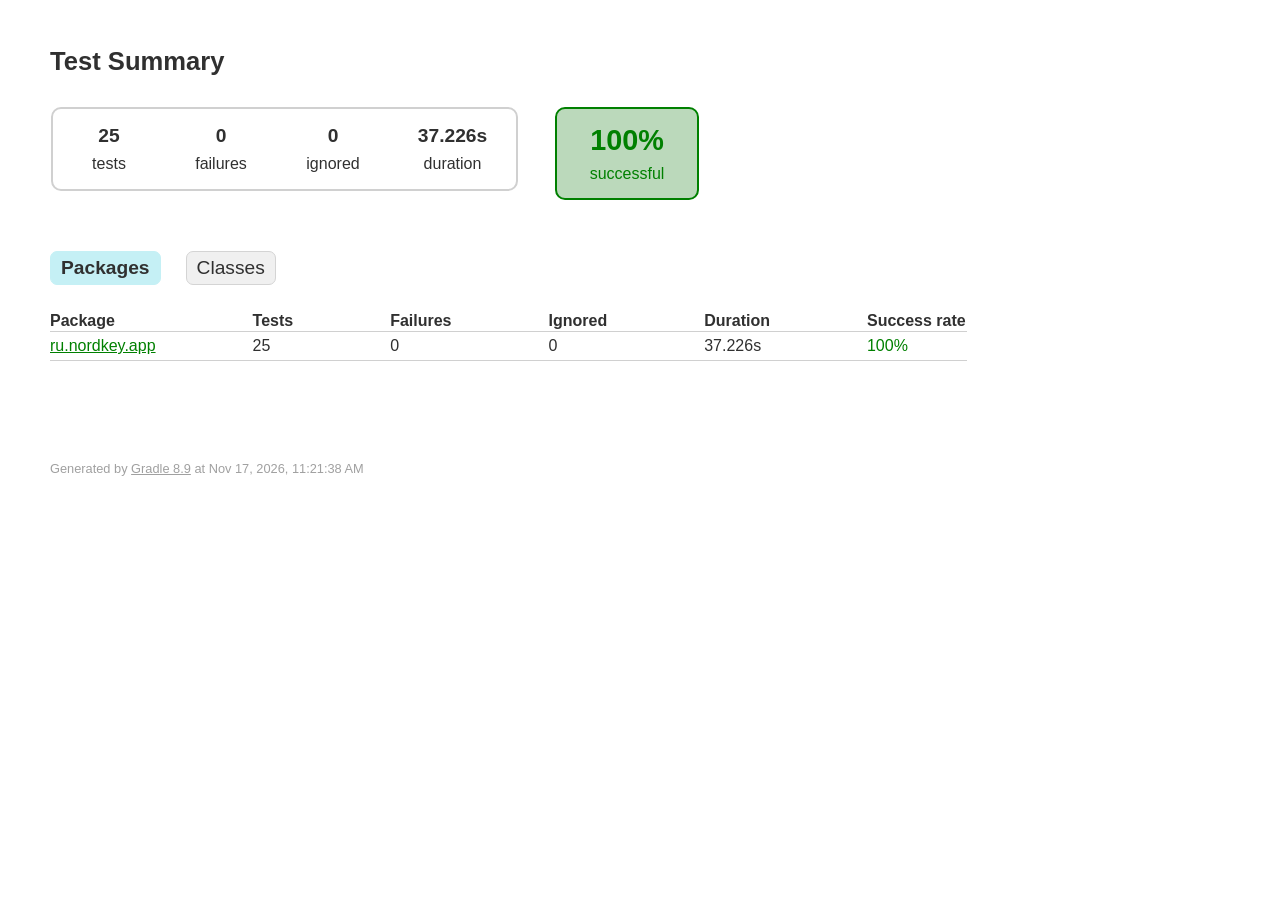
<file: reports/testDebugUnitTest/index.html>
<!DOCTYPE html>
<html>
<head>
<meta http-equiv="Content-Type" content="text/html; charset=utf-8"/>
<meta http-equiv="x-ua-compatible" content="IE=edge"/>
<title>Test results - Test Summary</title>
<link href="css/base-style.css" rel="stylesheet" type="text/css"/>
<link href="css/style.css" rel="stylesheet" type="text/css"/>
<script src="js/report.js" type="text/javascript"></script>
</head>
<body>
<div id="content">
<h1>Test Summary</h1>
<div id="summary">
<table>
<tr>
<td>
<div class="summaryGroup">
<table>
<tr>
<td>
<div class="infoBox" id="tests">
<div class="counter">25</div>
<p>tests</p>
</div>
</td>
<td>
<div class="infoBox" id="failures">
<div class="counter">0</div>
<p>failures</p>
</div>
</td>
<td>
<div class="infoBox" id="ignored">
<div class="counter">0</div>
<p>ignored</p>
</div>
</td>
<td>
<div class="infoBox" id="duration">
<div class="counter">37.226s</div>
<p>duration</p>
</div>
</td>
</tr>
</table>
</div>
</td>
<td>
<div class="infoBox success" id="successRate">
<div class="percent">100%</div>
<p>successful</p>
</div>
</td>
</tr>
</table>
</div>
<div id="tabs">
<ul class="tabLinks">
<li>
<a href="#tab0">Packages</a>
</li>
<li>
<a href="#tab1">Classes</a>
</li>
</ul>
<div id="tab0" class="tab">
<h2>Packages</h2>
<table>
<thead>
<tr>
<th>Package</th>
<th>Tests</th>
<th>Failures</th>
<th>Ignored</th>
<th>Duration</th>
<th>Success rate</th>
</tr>
</thead>
<tbody>
<tr>
<td class="success">
<a href="packages/ru.nordkey.app.html">ru.nordkey.app</a>
</td>
<td>25</td>
<td>0</td>
<td>0</td>
<td>37.226s</td>
<td class="success">100%</td>
</tr>
</tbody>
</table>
</div>
<div id="tab1" class="tab">
<h2>Classes</h2>
<table>
<thead>
<tr>
<th>Class</th>
<th>Tests</th>
<th>Failures</th>
<th>Ignored</th>
<th>Duration</th>
<th>Success rate</th>
</tr>
</thead>
<tbody>
<tr>
<td class="success">
<a href="classes/ru.nordkey.app.ScreensTest.html">ru.nordkey.app.ScreensTest</a>
</td>
<td>20</td>
<td>0</td>
<td>0</td>
<td>37.217s</td>
<td class="success">100%</td>
</tr>
<tr>
<td class="success">
<a href="classes/ru.nordkey.app.SetupLogicTest.html">ru.nordkey.app.SetupLogicTest</a>
</td>
<td>5</td>
<td>0</td>
<td>0</td>
<td>0.009s</td>
<td class="success">100%</td>
</tr>
</tbody>
</table>
</div>
</div>
<div id="footer">
<p>
<div>
<label class="hidden" id="label-for-line-wrapping-toggle" for="line-wrapping-toggle">Wrap lines
<input id="line-wrapping-toggle" type="checkbox" autocomplete="off"/>
</label>
</div>Generated by 
<a href="http://www.gradle.org">Gradle 8.9</a> at Nov 17, 2026, 11:21:38 AM</p>
</div>
</div>
</body>
</html>
</file>
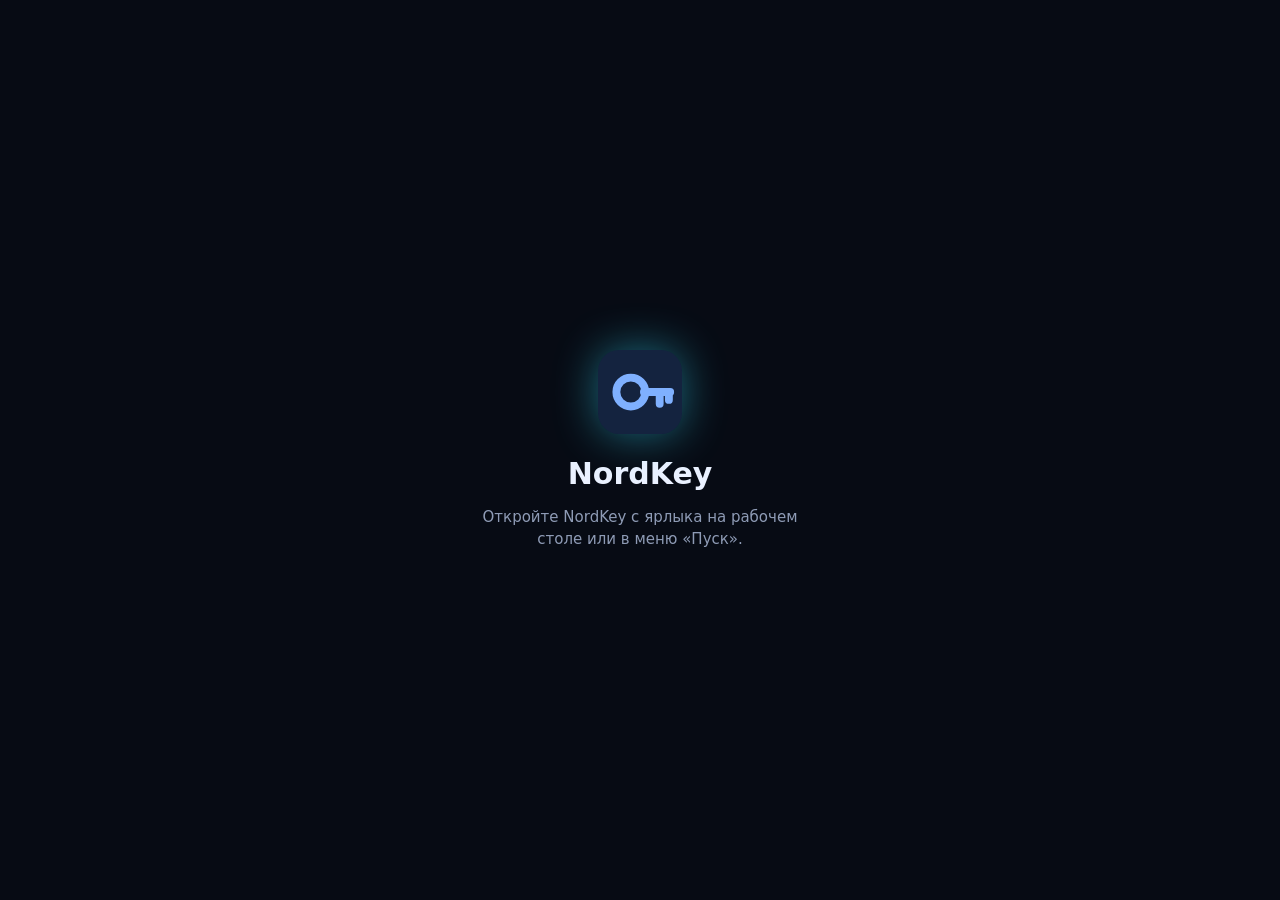
<file: windows/ui/index.html>
<!doctype html>
<html lang="ru">
<head>
<meta charset="utf-8">
<meta name="viewport" content="width=device-width, initial-scale=1">
<title>NordKey</title>
<link rel="icon" href="icon.svg" type="image/svg+xml">
<link rel="stylesheet" href="app.css">
</head>
<body>
<div id="app"><div class="splash"><img src="icon.svg" alt="" width="72" height="72"><div class="spin"></div></div></div>
<div id="toast" role="status" aria-live="polite"></div>
<script src="app.js"></script>
</body>
</html>
</file>
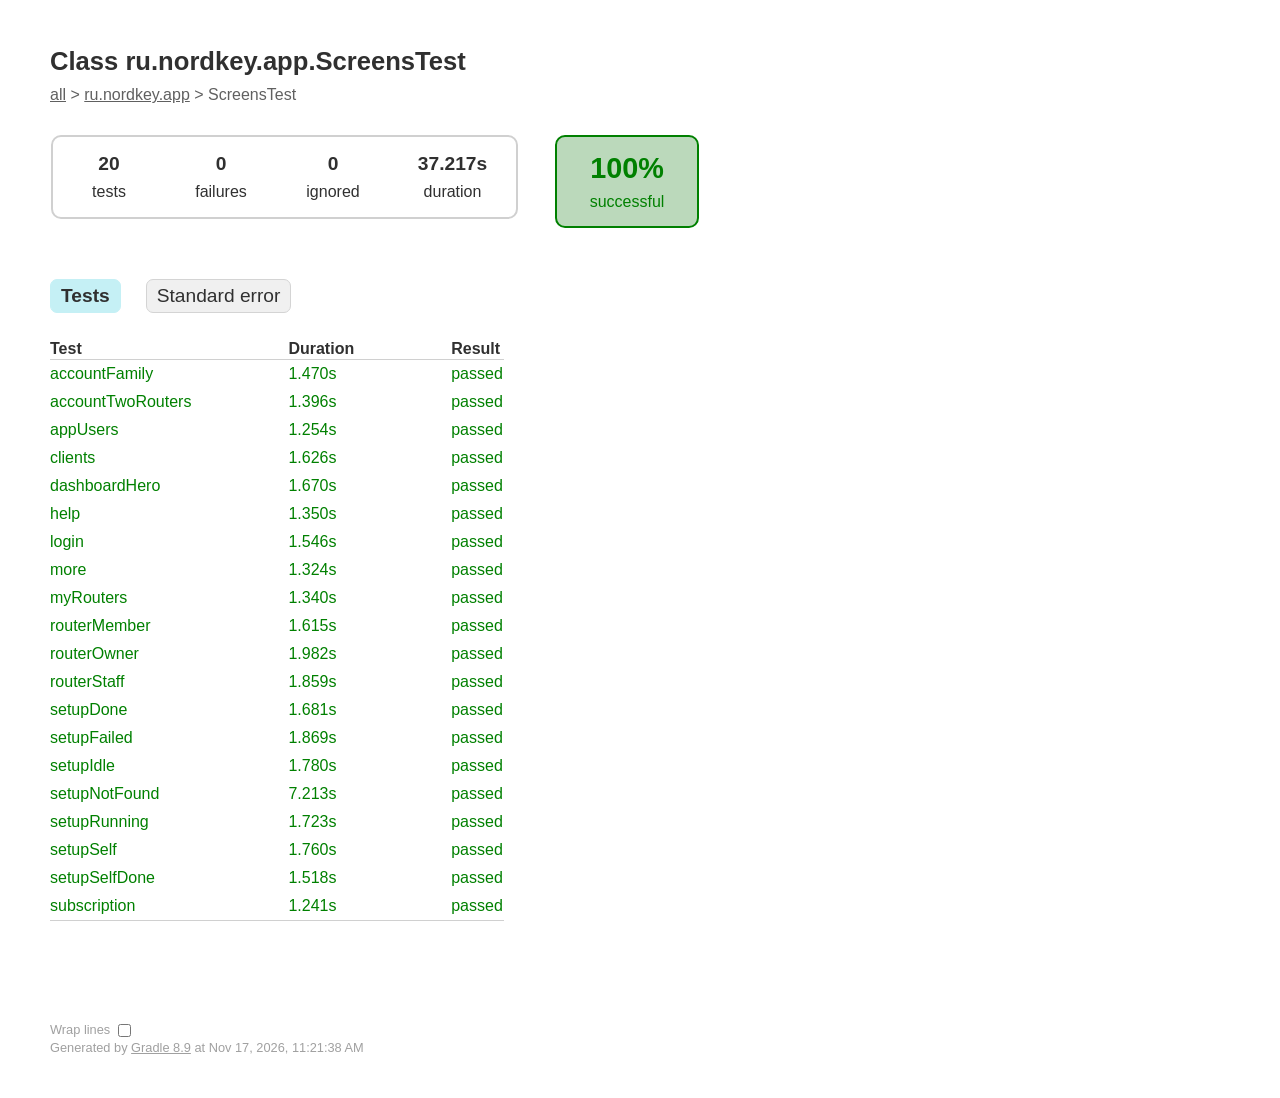
<file: reports/testDebugUnitTest/classes/ru.nordkey.app.ScreensTest.html>
<!DOCTYPE html>
<html>
<head>
<meta http-equiv="Content-Type" content="text/html; charset=utf-8"/>
<meta http-equiv="x-ua-compatible" content="IE=edge"/>
<title>Test results - Class ru.nordkey.app.ScreensTest</title>
<link href="../css/base-style.css" rel="stylesheet" type="text/css"/>
<link href="../css/style.css" rel="stylesheet" type="text/css"/>
<script src="../js/report.js" type="text/javascript"></script>
</head>
<body>
<div id="content">
<h1>Class ru.nordkey.app.ScreensTest</h1>
<div class="breadcrumbs">
<a href="../index.html">all</a> &gt; 
<a href="../packages/ru.nordkey.app.html">ru.nordkey.app</a> &gt; ScreensTest</div>
<div id="summary">
<table>
<tr>
<td>
<div class="summaryGroup">
<table>
<tr>
<td>
<div class="infoBox" id="tests">
<div class="counter">20</div>
<p>tests</p>
</div>
</td>
<td>
<div class="infoBox" id="failures">
<div class="counter">0</div>
<p>failures</p>
</div>
</td>
<td>
<div class="infoBox" id="ignored">
<div class="counter">0</div>
<p>ignored</p>
</div>
</td>
<td>
<div class="infoBox" id="duration">
<div class="counter">37.217s</div>
<p>duration</p>
</div>
</td>
</tr>
</table>
</div>
</td>
<td>
<div class="infoBox success" id="successRate">
<div class="percent">100%</div>
<p>successful</p>
</div>
</td>
</tr>
</table>
</div>
<div id="tabs">
<ul class="tabLinks">
<li>
<a href="#tab0">Tests</a>
</li>
<li>
<a href="#tab1">Standard error</a>
</li>
</ul>
<div id="tab0" class="tab">
<h2>Tests</h2>
<table>
<thead>
<tr>
<th>Test</th>
<th>Duration</th>
<th>Result</th>
</tr>
</thead>
<tr>
<td class="success">accountFamily</td>
<td class="success">1.470s</td>
<td class="success">passed</td>
</tr>
<tr>
<td class="success">accountTwoRouters</td>
<td class="success">1.396s</td>
<td class="success">passed</td>
</tr>
<tr>
<td class="success">appUsers</td>
<td class="success">1.254s</td>
<td class="success">passed</td>
</tr>
<tr>
<td class="success">clients</td>
<td class="success">1.626s</td>
<td class="success">passed</td>
</tr>
<tr>
<td class="success">dashboardHero</td>
<td class="success">1.670s</td>
<td class="success">passed</td>
</tr>
<tr>
<td class="success">help</td>
<td class="success">1.350s</td>
<td class="success">passed</td>
</tr>
<tr>
<td class="success">login</td>
<td class="success">1.546s</td>
<td class="success">passed</td>
</tr>
<tr>
<td class="success">more</td>
<td class="success">1.324s</td>
<td class="success">passed</td>
</tr>
<tr>
<td class="success">myRouters</td>
<td class="success">1.340s</td>
<td class="success">passed</td>
</tr>
<tr>
<td class="success">routerMember</td>
<td class="success">1.615s</td>
<td class="success">passed</td>
</tr>
<tr>
<td class="success">routerOwner</td>
<td class="success">1.982s</td>
<td class="success">passed</td>
</tr>
<tr>
<td class="success">routerStaff</td>
<td class="success">1.859s</td>
<td class="success">passed</td>
</tr>
<tr>
<td class="success">setupDone</td>
<td class="success">1.681s</td>
<td class="success">passed</td>
</tr>
<tr>
<td class="success">setupFailed</td>
<td class="success">1.869s</td>
<td class="success">passed</td>
</tr>
<tr>
<td class="success">setupIdle</td>
<td class="success">1.780s</td>
<td class="success">passed</td>
</tr>
<tr>
<td class="success">setupNotFound</td>
<td class="success">7.213s</td>
<td class="success">passed</td>
</tr>
<tr>
<td class="success">setupRunning</td>
<td class="success">1.723s</td>
<td class="success">passed</td>
</tr>
<tr>
<td class="success">setupSelf</td>
<td class="success">1.760s</td>
<td class="success">passed</td>
</tr>
<tr>
<td class="success">setupSelfDone</td>
<td class="success">1.518s</td>
<td class="success">passed</td>
</tr>
<tr>
<td class="success">subscription</td>
<td class="success">1.241s</td>
<td class="success">passed</td>
</tr>
</table>
</div>
<div id="tab1" class="tab">
<h2>Standard error</h2>
<span class="code">
<pre>Nov 17, 2026 11:21:05 AM app.cash.paparazzi.internal.PaparazziLogger logAndroidFramework
INFO: Settings [3]: Can't get key animator_duration_scale from content://settings/global
Nov 17, 2026 11:21:08 AM app.cash.paparazzi.internal.PaparazziLogger logAndroidFramework
INFO: Settings [3]: Can't get key animator_duration_scale from content://settings/global
Nov 17, 2026 11:21:10 AM app.cash.paparazzi.internal.PaparazziLogger logAndroidFramework
INFO: Settings [3]: Can't get key animator_duration_scale from content://settings/global
Nov 17, 2026 11:21:12 AM app.cash.paparazzi.internal.PaparazziLogger logAndroidFramework
INFO: Settings [3]: Can't get key animator_duration_scale from content://settings/global
Nov 17, 2026 11:21:13 AM app.cash.paparazzi.internal.PaparazziLogger logAndroidFramework
INFO: Settings [3]: Can't get key animator_duration_scale from content://settings/global
Nov 17, 2026 11:21:15 AM app.cash.paparazzi.internal.PaparazziLogger logAndroidFramework
INFO: Settings [3]: Can't get key animator_duration_scale from content://settings/global
Nov 17, 2026 11:21:17 AM app.cash.paparazzi.internal.PaparazziLogger logAndroidFramework
INFO: Settings [3]: Can't get key animator_duration_scale from content://settings/global
Nov 17, 2026 11:21:19 AM app.cash.paparazzi.internal.PaparazziLogger logAndroidFramework
INFO: Settings [3]: Can't get key animator_duration_scale from content://settings/global
Nov 17, 2026 11:21:20 AM app.cash.paparazzi.internal.PaparazziLogger logAndroidFramework
INFO: Settings [3]: Can't get key animator_duration_scale from content://settings/global
Nov 17, 2026 11:21:22 AM app.cash.paparazzi.internal.PaparazziLogger logAndroidFramework
INFO: Settings [3]: Can't get key animator_duration_scale from content://settings/global
Nov 17, 2026 11:21:23 AM app.cash.paparazzi.internal.PaparazziLogger logAndroidFramework
INFO: Settings [3]: Can't get key animator_duration_scale from content://settings/global
Nov 17, 2026 11:21:24 AM app.cash.paparazzi.internal.PaparazziLogger logAndroidFramework
INFO: Settings [3]: Can't get key animator_duration_scale from content://settings/global
Nov 17, 2026 11:21:26 AM app.cash.paparazzi.internal.PaparazziLogger logAndroidFramework
INFO: Settings [3]: Can't get key animator_duration_scale from content://settings/global
Nov 17, 2026 11:21:27 AM app.cash.paparazzi.internal.PaparazziLogger logAndroidFramework
INFO: Settings [3]: Can't get key animator_duration_scale from content://settings/global
Nov 17, 2026 11:21:28 AM app.cash.paparazzi.internal.PaparazziLogger logAndroidFramework
INFO: Settings [3]: Can't get key animator_duration_scale from content://settings/global
Nov 17, 2026 11:21:30 AM app.cash.paparazzi.internal.PaparazziLogger logAndroidFramework
INFO: Settings [3]: Can't get key animator_duration_scale from content://settings/global
Nov 17, 2026 11:21:31 AM app.cash.paparazzi.internal.PaparazziLogger logAndroidFramework
INFO: Settings [3]: Can't get key animator_duration_scale from content://settings/global
Nov 17, 2026 11:21:33 AM app.cash.paparazzi.internal.PaparazziLogger logAndroidFramework
INFO: Settings [3]: Can't get key animator_duration_scale from content://settings/global
Nov 17, 2026 11:21:35 AM app.cash.paparazzi.internal.PaparazziLogger logAndroidFramework
INFO: Settings [3]: Can't get key animator_duration_scale from content://settings/global
Nov 17, 2026 11:21:37 AM app.cash.paparazzi.internal.PaparazziLogger logAndroidFramework
INFO: Settings [3]: Can't get key animator_duration_scale from content://settings/global
</pre>
</span>
</div>
</div>
<div id="footer">
<p>
<div>
<label class="hidden" id="label-for-line-wrapping-toggle" for="line-wrapping-toggle">Wrap lines
<input id="line-wrapping-toggle" type="checkbox" autocomplete="off"/>
</label>
</div>Generated by 
<a href="http://www.gradle.org">Gradle 8.9</a> at Nov 17, 2026, 11:21:38 AM</p>
</div>
</div>
</body>
</html>
</file>
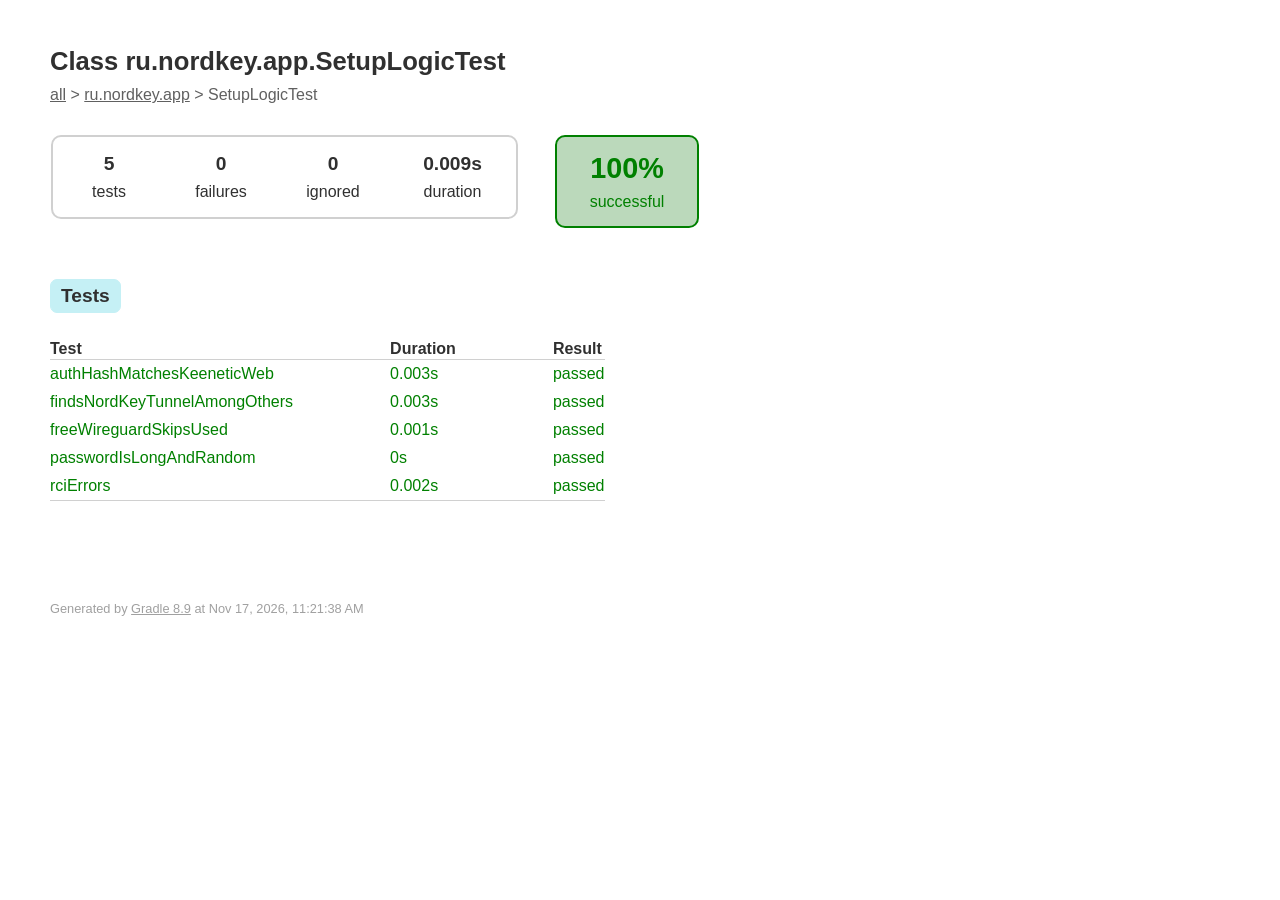
<file: reports/testDebugUnitTest/classes/ru.nordkey.app.SetupLogicTest.html>
<!DOCTYPE html>
<html>
<head>
<meta http-equiv="Content-Type" content="text/html; charset=utf-8"/>
<meta http-equiv="x-ua-compatible" content="IE=edge"/>
<title>Test results - Class ru.nordkey.app.SetupLogicTest</title>
<link href="../css/base-style.css" rel="stylesheet" type="text/css"/>
<link href="../css/style.css" rel="stylesheet" type="text/css"/>
<script src="../js/report.js" type="text/javascript"></script>
</head>
<body>
<div id="content">
<h1>Class ru.nordkey.app.SetupLogicTest</h1>
<div class="breadcrumbs">
<a href="../index.html">all</a> &gt; 
<a href="../packages/ru.nordkey.app.html">ru.nordkey.app</a> &gt; SetupLogicTest</div>
<div id="summary">
<table>
<tr>
<td>
<div class="summaryGroup">
<table>
<tr>
<td>
<div class="infoBox" id="tests">
<div class="counter">5</div>
<p>tests</p>
</div>
</td>
<td>
<div class="infoBox" id="failures">
<div class="counter">0</div>
<p>failures</p>
</div>
</td>
<td>
<div class="infoBox" id="ignored">
<div class="counter">0</div>
<p>ignored</p>
</div>
</td>
<td>
<div class="infoBox" id="duration">
<div class="counter">0.009s</div>
<p>duration</p>
</div>
</td>
</tr>
</table>
</div>
</td>
<td>
<div class="infoBox success" id="successRate">
<div class="percent">100%</div>
<p>successful</p>
</div>
</td>
</tr>
</table>
</div>
<div id="tabs">
<ul class="tabLinks">
<li>
<a href="#tab0">Tests</a>
</li>
</ul>
<div id="tab0" class="tab">
<h2>Tests</h2>
<table>
<thead>
<tr>
<th>Test</th>
<th>Duration</th>
<th>Result</th>
</tr>
</thead>
<tr>
<td class="success">authHashMatchesKeeneticWeb</td>
<td class="success">0.003s</td>
<td class="success">passed</td>
</tr>
<tr>
<td class="success">findsNordKeyTunnelAmongOthers</td>
<td class="success">0.003s</td>
<td class="success">passed</td>
</tr>
<tr>
<td class="success">freeWireguardSkipsUsed</td>
<td class="success">0.001s</td>
<td class="success">passed</td>
</tr>
<tr>
<td class="success">passwordIsLongAndRandom</td>
<td class="success">0s</td>
<td class="success">passed</td>
</tr>
<tr>
<td class="success">rciErrors</td>
<td class="success">0.002s</td>
<td class="success">passed</td>
</tr>
</table>
</div>
</div>
<div id="footer">
<p>
<div>
<label class="hidden" id="label-for-line-wrapping-toggle" for="line-wrapping-toggle">Wrap lines
<input id="line-wrapping-toggle" type="checkbox" autocomplete="off"/>
</label>
</div>Generated by 
<a href="http://www.gradle.org">Gradle 8.9</a> at Nov 17, 2026, 11:21:38 AM</p>
</div>
</div>
</body>
</html>
</file>
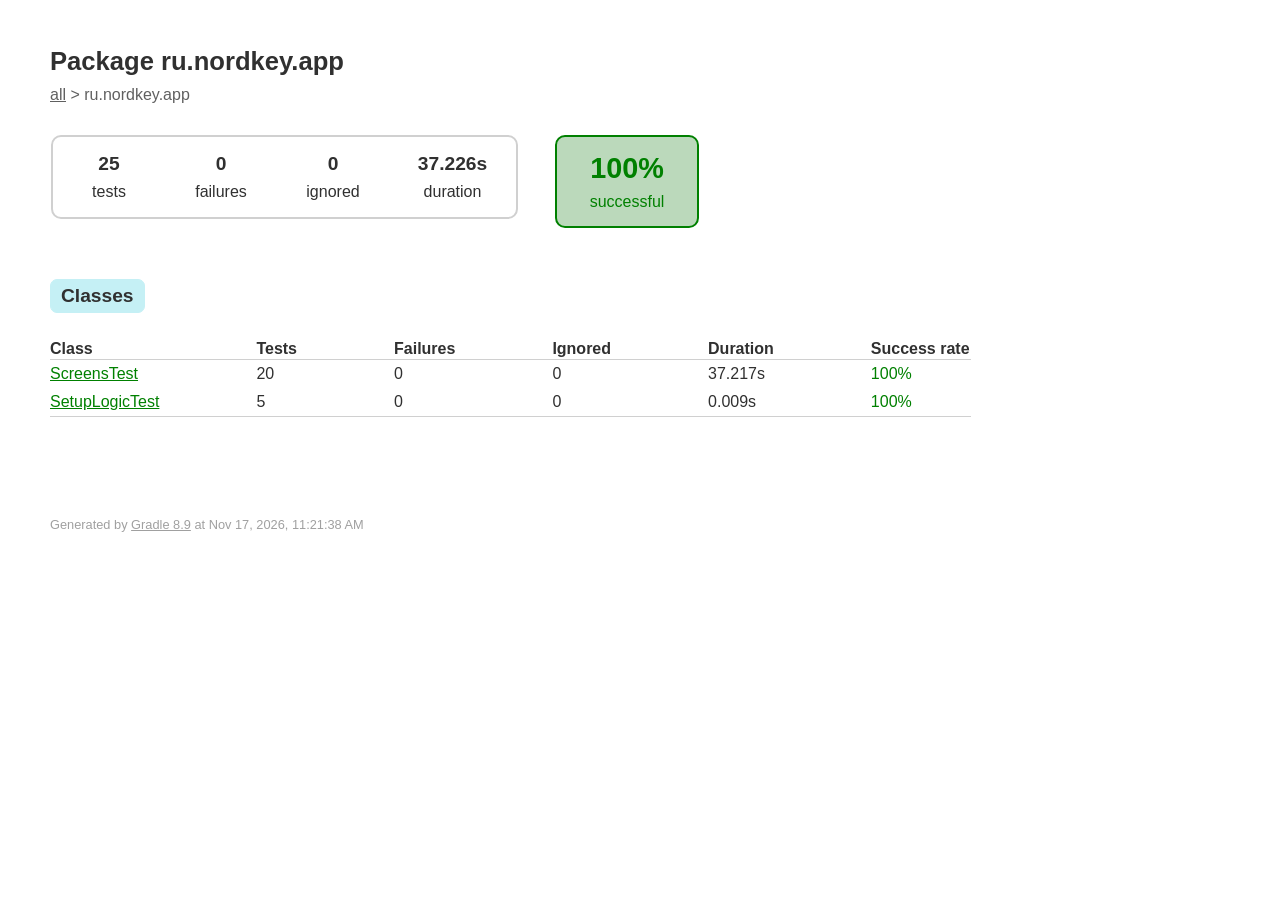
<file: reports/testDebugUnitTest/packages/ru.nordkey.app.html>
<!DOCTYPE html>
<html>
<head>
<meta http-equiv="Content-Type" content="text/html; charset=utf-8"/>
<meta http-equiv="x-ua-compatible" content="IE=edge"/>
<title>Test results - Package ru.nordkey.app</title>
<link href="../css/base-style.css" rel="stylesheet" type="text/css"/>
<link href="../css/style.css" rel="stylesheet" type="text/css"/>
<script src="../js/report.js" type="text/javascript"></script>
</head>
<body>
<div id="content">
<h1>Package ru.nordkey.app</h1>
<div class="breadcrumbs">
<a href="../index.html">all</a> &gt; ru.nordkey.app</div>
<div id="summary">
<table>
<tr>
<td>
<div class="summaryGroup">
<table>
<tr>
<td>
<div class="infoBox" id="tests">
<div class="counter">25</div>
<p>tests</p>
</div>
</td>
<td>
<div class="infoBox" id="failures">
<div class="counter">0</div>
<p>failures</p>
</div>
</td>
<td>
<div class="infoBox" id="ignored">
<div class="counter">0</div>
<p>ignored</p>
</div>
</td>
<td>
<div class="infoBox" id="duration">
<div class="counter">37.226s</div>
<p>duration</p>
</div>
</td>
</tr>
</table>
</div>
</td>
<td>
<div class="infoBox success" id="successRate">
<div class="percent">100%</div>
<p>successful</p>
</div>
</td>
</tr>
</table>
</div>
<div id="tabs">
<ul class="tabLinks">
<li>
<a href="#tab0">Classes</a>
</li>
</ul>
<div id="tab0" class="tab">
<h2>Classes</h2>
<table>
<thead>
<tr>
<th>Class</th>
<th>Tests</th>
<th>Failures</th>
<th>Ignored</th>
<th>Duration</th>
<th>Success rate</th>
</tr>
</thead>
<tr>
<td class="success">
<a href="../classes/ru.nordkey.app.ScreensTest.html">ScreensTest</a>
</td>
<td>20</td>
<td>0</td>
<td>0</td>
<td>37.217s</td>
<td class="success">100%</td>
</tr>
<tr>
<td class="success">
<a href="../classes/ru.nordkey.app.SetupLogicTest.html">SetupLogicTest</a>
</td>
<td>5</td>
<td>0</td>
<td>0</td>
<td>0.009s</td>
<td class="success">100%</td>
</tr>
</table>
</div>
</div>
<div id="footer">
<p>
<div>
<label class="hidden" id="label-for-line-wrapping-toggle" for="line-wrapping-toggle">Wrap lines
<input id="line-wrapping-toggle" type="checkbox" autocomplete="off"/>
</label>
</div>Generated by 
<a href="http://www.gradle.org">Gradle 8.9</a> at Nov 17, 2026, 11:21:38 AM</p>
</div>
</div>
</body>
</html>
</file>
<file: reports/testDebugUnitTest/css/base-style.css>
body {
    margin: 0;
    padding: 0;
    font-family: sans-serif;
    font-size: 12pt;
}

body, a, a:visited {
    color: #303030;
}

#content {
    padding-left: 50px;
    padding-right: 50px;
    padding-top: 30px;
    padding-bottom: 30px;
}

#content h1 {
    font-size: 160%;
    margin-bottom: 10px;
}

#footer {
    margin-top: 100px;
    font-size: 80%;
    white-space: nowrap;
}

#footer, #footer a {
    color: #a0a0a0;
}

#line-wrapping-toggle {
    vertical-align: middle;
}

#label-for-line-wrapping-toggle {
    vertical-align: middle;
}

ul {
    margin-left: 0;
}

h1, h2, h3 {
    white-space: nowrap;
}

h2 {
    font-size: 120%;
}

ul.tabLinks {
    padding-left: 0;
    padding-top: 10px;
    padding-bottom: 10px;
    overflow: auto;
    min-width: 800px;
    width: auto !important;
    width: 800px;
}

ul.tabLinks li {
    float: left;
    height: 100%;
    list-style: none;
    padding-left: 10px;
    padding-right: 10px;
    padding-top: 5px;
    padding-bottom: 5px;
    margin-bottom: 0;
    -moz-border-radius: 7px;
    border-radius: 7px;
    margin-right: 25px;
    border: solid 1px #d4d4d4;
    background-color: #f0f0f0;
}

ul.tabLinks li:hover {
    background-color: #fafafa;
}

ul.tabLinks li.selected {
    background-color: #c5f0f5;
    border-color: #c5f0f5;
}

ul.tabLinks a {
    font-size: 120%;
    display: block;
    outline: none;
    text-decoration: none;
    margin: 0;
    padding: 0;
}

ul.tabLinks li h2 {
    margin: 0;
    padding: 0;
}

div.tab {
}

div.selected {
    display: block;
}

div.deselected {
    display: none;
}

div.tab table {
    min-width: 350px;
    width: auto !important;
    width: 350px;
    border-collapse: collapse;
}

div.tab th, div.tab table {
    border-bottom: solid #d0d0d0 1px;
}

div.tab th {
    text-align: left;
    white-space: nowrap;
    padding-left: 6em;
}

div.tab th:first-child {
    padding-left: 0;
}

div.tab td {
    white-space: nowrap;
    padding-left: 6em;
    padding-top: 5px;
    padding-bottom: 5px;
}

div.tab td:first-child {
    padding-left: 0;
}

div.tab td.numeric, div.tab th.numeric {
    text-align: right;
}

span.code {
    display: inline-block;
    margin-top: 0em;
    margin-bottom: 1em;
}

span.code pre {
    font-size: 11pt;
    padding-top: 10px;
    padding-bottom: 10px;
    padding-left: 10px;
    padding-right: 10px;
    margin: 0;
    background-color: #f7f7f7;
    border: solid 1px #d0d0d0;
    min-width: 700px;
    width: auto !important;
    width: 700px;
}

span.wrapped pre {
    word-wrap: break-word;
    white-space: pre-wrap;
    word-break: break-all;
}

label.hidden {
    display: none;
}
</file>
<file: reports/testDebugUnitTest/css/style.css>
#summary {
    margin-top: 30px;
    margin-bottom: 40px;
}

#summary table {
    border-collapse: collapse;
}

#summary td {
    vertical-align: top;
}

.breadcrumbs, .breadcrumbs a {
    color: #606060;
}

.infoBox {
    width: 110px;
    padding-top: 15px;
    padding-bottom: 15px;
    text-align: center;
}

.infoBox p {
    margin: 0;
}

.grid {
    background: linear-gradient(-90deg, rgba(0, 0, 0, .05) 1px, transparent 1px), linear-gradient(rgba(0, 0, 0, .05) 1px, transparent 1px), linear-gradient(-90deg, rgba(0, 0, 0, .04) 1px, transparent 1px), linear-gradient(rgba(0, 0, 0, .04) 1px, transparent 1px), linear-gradient(transparent 3px, #f2f2f2 3px, #f2f2f2 98px, transparent 98px), linear-gradient(-90deg, #aaa 1px, transparent 1px), linear-gradient(-90deg, transparent 3px, #f2f2f2 3px, #f2f2f2 98px, transparent 98px), linear-gradient(#aaa 1px, transparent 1px), #f2f2f2;
    background-size: 10px 10px, 10px 10px, 100px 100px, 100px 100px, 100px 100px, 100px 100px, 100px 100px, 100px 100px;
}

.counter, .percent {
    font-size: 120%;
    font-weight: bold;
    margin-bottom: 8px;
}

#duration {
    width: 125px;
}

#successRate, .summaryGroup {
    border: solid 2px #d0d0d0;
    -moz-border-radius: 10px;
    border-radius: 10px;
    behavior: url(css3-pie-1.0beta3.htc);
}

#successRate {
    width: 140px;
    margin-left: 35px;
}

#successRate .percent {
    font-size: 180%;
}

.success, .success a {
    color: #008000;
}

div.success, #successRate.success {
    background-color: #bbd9bb;
    border-color: #008000;
}

.failures, .failures a {
    color: #b60808;
}

div.failures, #successRate.failures {
    background-color: #ecdada;
    border-color: #b60808;
}

ul.linkList {
    padding-left: 0;
}

ul.linkList li {
    list-style: none;
    margin-bottom: 5px;
}
</file>
<file: windows/ui/app.css>
:root {
  --bg: #070B14; --bar: #0A1120; --surface: #111A2E; --surface2: #17223C; --line: #22304D; --text: #EAF1FF; --muted: #8E9BB5;
  --accent: #3B7BFF; --accent-soft: #14264A; --accent-text: #A9D8FF; --link: #5CC8FF; --cyan: #35E0FF;
  --grad: linear-gradient(90deg, #35E0FF, #3B7BFF); --on-grad: #041022;
  --ok: #3FE0A0; --ok-soft: #0E2A25; --ok-text: #7EEBC0;
  --warn: #FFB547; --warn-soft: #2A1F10; --warn-line: #5C4317; --warn-text: #FFC266;
  --bad: #FF6B7A; --bad-soft: #3A1A24; --off: #5E6A82;
  --r: 20px; --col: 680px;
  color-scheme: dark;
}
* { box-sizing: border-box; }
html, body { margin: 0; height: 100%; background: var(--bg); color: var(--text);
  font: 15px/1.45 "Segoe UI Variable Text", "Segoe UI", system-ui, sans-serif; }
body { overflow: hidden; }
button, input, textarea, select { font: inherit; color: inherit; }
svg { width: 22px; height: 22px; flex: none; } /* значки без своего размера не раздуваются */
.row > svg { color: var(--muted); }
a { color: var(--link); }
#app { height: 100%; display: flex; }
.splash { margin: auto; display: grid; justify-items: center; gap: 18px; }

/* каркас */
.shell { display: flex; width: 100%; height: 100%; }
.nav { background: var(--bar); display: flex; }
.nav button { background: none; border: 0; color: var(--muted); cursor: pointer; display: flex; align-items: center; gap: 10px; border-radius: 12px; }
.nav button svg { width: 22px; height: 22px; flex: none; }
.nav button.on { color: var(--link); background: var(--accent-soft); }
.nav button:hover:not(.on) { color: var(--text); }
.main { flex: 1; min-width: 0; min-height: 0; overflow: hidden; display: flex; flex-direction: column; }
.page { flex: 1; display: flex; flex-direction: column; min-height: 0; }
.top { display: flex; align-items: center; gap: 6px; padding: 12px 12px 10px 16px; min-height: 60px; }
.top h1 { font-size: 20px; margin: 0; font-weight: 650; line-height: 1.2; }
.top .sub { color: var(--muted); font-size: 12.5px; }
.top .grow { flex: 1; min-width: 0; }
.top .grow h1, .top .grow .sub { white-space: nowrap; overflow: hidden; text-overflow: ellipsis; }
.body { flex: 1; overflow-y: auto; padding: 4px 16px 24px; }
.body.flush { padding: 0; display: flex; flex-direction: column; }
.col { display: flex; flex-direction: column; gap: 10px; }
.row { display: flex; gap: 8px; align-items: center; }
.row > .grow { flex: 1; min-width: 0; }
.wrap { flex-wrap: wrap; }
.center { margin: 0 auto; max-width: var(--col); width: 100%; }

@media (max-width: 759px) {
  .shell { flex-direction: column-reverse; }
  .nav { justify-content: space-around; padding: 6px 4px calc(6px + env(safe-area-inset-bottom)); border-top: 1px solid var(--line); }
  .nav button { flex-direction: column; gap: 2px; font-size: 11px; padding: 4px 8px; min-width: 56px; }
  .nav button svg { width: 24px; height: 24px; }
  .nav .brand { display: none; }
}
@media (min-width: 760px) {
  .nav { flex-direction: column; width: 210px; padding: 14px 10px; gap: 4px; border-right: 1px solid var(--line); }
  .nav button { padding: 10px 12px; font-size: 14.5px; text-align: left; }
  .nav .brand { display: flex; align-items: center; gap: 10px; padding: 4px 8px 16px; font-weight: 700; font-size: 17px; }
  .nav .brand img { width: 30px; height: 30px; }
  /* заголовок и чат — по той же колонке, что и содержимое страницы */
  .top { padding-left: max(16px, calc((100% - var(--col)) / 2)); padding-right: max(12px, calc((100% - var(--col)) / 2 - 4px)); }
  .body.flush > .chat, .body.flush > .quick, .body.flush > .compose {
    padding-left: max(16px, calc((100% - var(--col)) / 2)); padding-right: max(16px, calc((100% - var(--col)) / 2)); }
}

/* элементы */
.card { background: var(--surface); border: 1px solid var(--line); border-radius: var(--r); padding: 14px; display: flex; flex-direction: column; gap: 6px; }
.card.click { cursor: pointer; }
.card.click:hover { border-color: #3a4352; }
.card.accent { background: var(--accent-soft); border-color: var(--accent); color: var(--accent-text); }
.card.ok { background: var(--ok-soft); border-color: var(--ok); }
.card.warn { background: var(--warn-soft); border-color: var(--warn-line); }
.card.warn .t { color: var(--warn-text); }
.card.bad { background: var(--bad-soft); border-color: #5c2a2f; color: var(--bad); }
.t { font-weight: 600; }
.muted { color: var(--muted); }
.small { font-size: 12.5px; }
.okc { color: var(--ok-text); } .warnc { color: var(--warn-text); } .badc { color: var(--bad); } .linkc { color: var(--link); }
.mono { font-family: "Cascadia Mono", Consolas, monospace; font-size: 12.5px; }
.pre { white-space: pre-wrap; word-break: break-word; }
.sect { color: var(--muted); font-size: 12.5px; font-weight: 600; text-transform: uppercase; letter-spacing: .06em; margin: 14px 2px 0; }
.dot { width: 10px; height: 10px; border-radius: 50%; flex: none; }
.chip { display: inline-flex; align-items: center; gap: 4px; padding: 3px 9px; border-radius: 999px; font-size: 12px; background: var(--accent-soft); color: var(--accent-text); white-space: nowrap; }
.tiles { display: grid; grid-template-columns: repeat(auto-fit, minmax(92px, 1fr)); gap: 8px; }
.tile { background: var(--surface); border: 1px solid var(--line); border-radius: 12px; padding: 10px 12px; }
.tile .k { color: var(--muted); font-size: 12px; }
.tile .v { font-size: 17px; font-weight: 650; white-space: nowrap; overflow: hidden; text-overflow: ellipsis; }
.tile.ok .v { color: var(--ok-text); } .tile.warn .v { color: var(--warn-text); }
.acts { display: grid; grid-template-columns: repeat(auto-fit, minmax(120px, 1fr)); gap: 8px; }
.act { background: var(--surface); border: 1px solid var(--line); border-radius: 12px; padding: 12px; display: flex; flex-direction: column; align-items: flex-start; gap: 8px; cursor: pointer; text-align: left; font-size: 13.5px; }
.act svg { width: 22px; height: 22px; color: var(--muted); }
.act.primary svg { color: var(--link); }
.act.risky svg { color: var(--warn); }
.act:hover:not(:disabled) { border-color: #3a4352; }
.act:disabled { opacity: .45; cursor: default; }

.btn { border: 0; border-radius: 12px; padding: 10px 16px; background: var(--accent); color: #fff; cursor: pointer; font-weight: 600; display: inline-flex; align-items: center; justify-content: center; gap: 8px; }
.btn:hover:not(:disabled) { filter: brightness(1.1); }
.btn:disabled { opacity: .5; cursor: default; }
.btn.ghost { background: transparent; border: 1px solid var(--line); color: var(--text); }
.btn.text { background: transparent; color: var(--link); padding: 8px 10px; }
.btn.danger { background: var(--bad-soft); color: var(--bad); }
.btn.wide { width: 100%; }
.btn.big { padding: 14px 18px; font-size: 16px; }
.btn svg { width: 18px; height: 18px; }
.icon-btn { background: none; border: 0; color: var(--muted); width: 38px; height: 38px; border-radius: 10px; cursor: pointer; display: grid; place-items: center; flex: none; }
.icon-btn:hover { background: var(--surface); color: var(--text); }
.icon-btn svg { width: 22px; height: 22px; }
input.in, textarea.in, select.in { width: 100%; background: var(--bg); border: 1px solid var(--line); border-radius: 12px; padding: 10px 12px; outline: none; }
input.in:focus, textarea.in:focus { border-color: var(--accent); }
textarea.in { resize: vertical; min-height: 44px; }
.seg { display: flex; gap: 6px; flex-wrap: wrap; }
.seg button { border: 1px solid var(--line); background: transparent; color: var(--muted); border-radius: 999px; padding: 5px 12px; cursor: pointer; font-size: 13px; }
.seg button.on { background: var(--accent-soft); border-color: var(--accent); color: var(--accent-text); }
.menu { display: flex; align-items: center; gap: 12px; background: var(--surface); border-radius: var(--r); padding: 13px 14px; cursor: pointer; border: 1px solid transparent; }
.menu:hover { border-color: var(--line); }
.menu svg { width: 22px; height: 22px; color: var(--muted); flex: none; }
.menu .grow { flex: 1; }
.menu.danger, .menu.danger svg { color: var(--bad); }
.list-row { display: flex; align-items: center; gap: 10px; padding: 7px 0; border-top: 1px solid var(--line); }
.list-row:first-child { border-top: 0; }
.list-row > .grow { flex: 1; min-width: 0; }
/* переключатели вместо галочек */
input[type=checkbox] { appearance: none; -webkit-appearance: none; width: 40px; height: 22px; border-radius: 999px; background: var(--line);
  position: relative; cursor: pointer; flex: none; margin: 0; transition: background .15s; }
input[type=checkbox]::after { content: ""; position: absolute; top: 3px; left: 3px; width: 16px; height: 16px; border-radius: 50%; background: #c9d1d9; transition: transform .15s, background .15s; }
input[type=checkbox]:checked { background: var(--accent); }
input[type=checkbox]:checked::after { transform: translateX(18px); background: #fff; }
input[type=checkbox]:disabled { opacity: .5; cursor: default; }
input[type=checkbox]:focus-visible { outline: 2px solid var(--link); outline-offset: 2px; }
.bar-progress { height: 3px; background: linear-gradient(90deg, transparent, var(--link), transparent); background-size: 50% 100%; background-repeat: no-repeat; animation: slide 1.1s linear infinite; }
@keyframes slide { from { background-position: -50% 0; } to { background-position: 150% 0; } }
.spin { width: 22px; height: 22px; border: 2.5px solid var(--line); border-top-color: var(--link); border-radius: 50%; animation: rot .8s linear infinite; }
@keyframes rot { to { transform: rotate(360deg); } }
.loading { display: flex; justify-content: center; padding: 40px; }
.empty { color: var(--muted); padding: 20px 4px; }

/* VPN */
.power-wrap { display: flex; flex-direction: column; align-items: center; gap: 10px; padding: 14px 0 6px; }
.power { width: 148px; height: 148px; border-radius: 50%; border: 0; cursor: pointer; display: grid; place-items: center;
  background: radial-gradient(circle at 50% 40%, #1b2230, #121821); color: var(--off);
  box-shadow: 0 0 0 1px var(--line), 0 10px 30px rgba(0,0,0,.35); transition: box-shadow .3s, color .3s; }
.power svg { width: 58px; height: 58px; }
.power:hover { box-shadow: 0 0 0 1px #3a4352, 0 10px 30px rgba(0,0,0,.35); }
.power.on { color: var(--ok); box-shadow: 0 0 0 2px var(--ok), 0 0 40px rgba(63,208,138,.25); }
.power.connecting { color: var(--link); box-shadow: 0 0 0 2px var(--accent), 0 0 34px rgba(47,111,235,.3); animation: pulse 1.4s ease-in-out infinite; }
.power.error { color: var(--warn); box-shadow: 0 0 0 2px var(--warn-line); }
@keyframes pulse { 50% { box-shadow: 0 0 0 2px var(--accent), 0 0 10px rgba(47,111,235,.1); } }
.state-title { font-size: 21px; font-weight: 700; }
.modes { display: grid; gap: 8px; }
.mode { display: flex; gap: 12px; align-items: flex-start; text-align: left; background: var(--surface); border: 1px solid var(--line); border-radius: var(--r); padding: 12px 14px; cursor: pointer; }
.mode .radio { width: 18px; height: 18px; border-radius: 50%; border: 2px solid var(--off); flex: none; margin-top: 2px; }
.mode.on { border-color: var(--accent); background: var(--accent-soft); }
.mode.on .radio { border-color: var(--link); background: radial-gradient(circle, var(--link) 45%, transparent 50%); }
.mode .d { color: var(--muted); font-size: 13px; }
.site { display: flex; align-items: center; gap: 8px; padding: 6px 0; border-top: 1px solid var(--line); }
.site:first-child { border-top: 0; }
.site .grow { flex: 1; min-width: 0; overflow: hidden; text-overflow: ellipsis; }

/* чат */
.chat { flex: 1; overflow-y: auto; padding: 12px 16px; display: flex; flex-direction: column; gap: 10px; }
.bubble { max-width: min(82%, 520px); padding: 10px 13px; border-radius: 16px; background: var(--surface); white-space: pre-wrap; word-break: break-word; }
.bubble.mine { align-self: flex-end; background: var(--accent); color: #fff; }
.bubble.ai { background: var(--accent-soft); }
.compose { display: flex; gap: 8px; padding: 10px 12px; background: var(--bar); border-top: 1px solid var(--line); align-items: flex-end; }
.quick { display: flex; gap: 6px; flex-wrap: wrap; padding: 6px 12px; }
.quick button { flex: none; }

/* график */
.chart { display: flex; align-items: flex-end; gap: 2px; height: 96px; }
.chart i { flex: 1; border-radius: 3px 3px 0 0; background: #3B6FD4; min-height: 3px; }
.chart i.w { background: var(--warn); } .chart i.n { background: var(--off); }

/* окна */
.modal-bg { position: fixed; inset: 0; background: rgba(0,0,0,.55); display: grid; place-items: center; padding: 16px; z-index: 10; animation: fade .12s; }
@keyframes fade { from { opacity: 0; } }
.modal { background: var(--surface); border: 1px solid var(--line); border-radius: 18px; padding: 18px; width: min(440px, 100%); max-height: calc(100% - 32px); overflow: auto; display: flex; flex-direction: column; gap: 12px; }
.modal h2 { margin: 0; font-size: 18px; }
.modal .btns { display: flex; justify-content: flex-end; gap: 8px; flex-wrap: wrap; }
#toast { position: fixed; left: 50%; bottom: 84px; transform: translateX(-50%) translateY(20px); background: #222a36; border: 1px solid var(--line); color: var(--text); padding: 10px 16px; border-radius: 12px; max-width: min(92vw, 460px); opacity: 0; pointer-events: none; transition: .2s; white-space: pre-wrap; z-index: 20; box-shadow: 0 8px 24px rgba(0,0,0,.4); }
#toast.show { opacity: 1; transform: translateX(-50%); }

/* вход */
.login { margin: auto; width: min(380px, 100%); padding: 24px; display: flex; flex-direction: column; align-items: center; gap: 12px; text-align: center; }
.login .logo { width: 84px; height: 84px; }
.login h1 { margin: 6px 0 0; font-size: 30px; }
.pick { font-size: 64px; font-weight: 800; color: var(--link); line-height: 1.1; }
.banner { padding: 10px 16px; background: var(--accent-soft); color: var(--accent-text); font-size: 13px; }

/* ───────── мастер подключения роутера: всегда тёмный, со свечением ───────── */
.wiz .body, .wiz-hero {
  background:
    radial-gradient(ellipse 70% 45% at 50% 18%, rgba(59,123,255,.28), transparent 70%),
    radial-gradient(ellipse 40% 30% at 92% 4%, rgba(124,92,255,.18), transparent 70%),
    linear-gradient(#0B1324, #070B14);
}
.wiz .top { background: #0B1324; }
.wiz-col { align-items: center; gap: 14px; max-width: 520px; padding-top: 4px; }
.wiz-col > * { width: 100%; }
.wiz-art-box { display: flex; justify-content: center; }
.wiz-col > .wiz-art-box svg { width: min(70%, 280px); height: auto; }
.wiz-art { --wa: #35E0FF; overflow: visible; }
.wiz-art.done { --wa: #3FE0A0; } .wiz-art.fail { --wa: #FF6B7A; }
.wiz-art.run .halo, .wiz-art.run .led { animation: wizPulse .9s ease-in-out infinite alternate; }
@keyframes wizPulse { from { opacity: .45; } to { opacity: 1; } }
.wiz-pill { justify-self: center; width: auto !important; align-self: center; display: inline-flex; align-items: center; gap: 8px;
  padding: 7px 14px; border-radius: 999px; font-size: 13.5px; font-weight: 500; }
.wiz-pill i { width: 8px; height: 8px; border-radius: 50%; background: currentColor; }
.wiz-pill.ok { color: #3FE0A0; background: rgba(63,224,160,.12); }
.wiz-pill.warn { color: #FFC266; background: rgba(255,194,102,.12); }
.wiz-pill.muted { color: #8E9BB5; background: rgba(142,155,181,.12); }
.wiz-h { text-align: center; font-size: 24px; font-weight: 700; color: #EAF1FF; }
.wiz-hint { text-align: center; color: #8E9BB5; font-size: 14px; }
.wiz-card { display: flex; flex-direction: column; gap: 8px; padding: 16px; border-radius: 22px; border: 1px solid #22304D;
  background: linear-gradient(rgba(22,33,58,.92), rgba(17,26,46,.92)); }
.wiz-card label { color: #8E9BB5; font-size: 13px; margin-top: 4px; }
.wiz-card .in { background: transparent; border-color: #22304D; }
.wiz-card .in:focus { border-color: #35E0FF; outline: none; }
.wiz-card .row .in { flex: 1; }
.wiz-go { align-self: center; width: min(70%, 320px) !important; height: 58px; border: 1px solid rgba(255,255,255,.25); border-radius: 999px; cursor: pointer;
  background: linear-gradient(90deg, #35E0FF, #3B7BFF); color: #041022; font-size: 17px; font-weight: 800; letter-spacing: 2px;
  box-shadow: 0 6px 28px rgba(53,224,255,.40), 0 2px 10px rgba(59,123,255,.45); transition: transform .15s, box-shadow .15s; }
.wiz-go:hover:not(:disabled) { transform: translateY(-1px); box-shadow: 0 8px 36px rgba(53,224,255,.55), 0 2px 12px rgba(59,123,255,.55); }
.wiz-go:disabled { opacity: .4; cursor: default; box-shadow: none; }
.wiz-col > .wiz-go:nth-last-child(2), .wiz-col > .wiz-go:last-child { width: min(100%, 420px) !important; }
.wiz-step { display: flex; gap: 12px; align-items: flex-start; padding: 3px 0; }
.wiz-step .t { color: #EAF1FF; font-weight: 500; } .wiz-step.wait .t { color: #8E9BB5; }
.wiz-step .d { color: #8E9BB5; font-size: 12.5px; } .wiz-step.fail .d { color: #FF6B7A; }
.wiz-step .ic { width: 20px; height: 20px; margin-top: 2px; border-radius: 50%; flex: none; border: 2px solid #22304D; box-sizing: border-box; }
.wiz-step.run .ic { border-color: #35E0FF; border-right-color: transparent; animation: rot .8s linear infinite; }
.wiz-step.done .ic { background: #3FE0A0; border-color: #3FE0A0; box-shadow: 0 0 10px rgba(63,224,160,.6); }
.wiz-step.fail .ic { background: #FF6B7A; border-color: #FF6B7A; }
.wiz-srv { border-top: 1px solid #22304D; padding-top: 8px; color: #35E0FF; font: 12.5px/1.4 Consolas, monospace; }
.wiz-link { color: #35E0FF; font: 15px/1.4 Consolas, monospace; word-break: break-all; user-select: all; }
.wiz-hero { display: flex; align-items: center; gap: 14px; padding: 14px 16px; border-radius: 22px; border: 1px solid #22304D; cursor: pointer; color: #EAF1FF; }
.wiz-hero:hover { border-color: #35E0FF; }
.wiz-hero .wiz-art-box svg { width: 92px; height: auto; }
.wiz-hero .t { font-size: 17px; font-weight: 700; } .wiz-hero .small { color: #8E9BB5; }
.wiz-hero > svg { color: #35E0FF; }


/* ───────── новый дизайн: глубокий фон со свечением, «стекло», градиентные кнопки ───────── */
.main { background:
  radial-gradient(ellipse 80% 40% at 50% 0%, rgba(59,123,255,.20), transparent 70%),
  radial-gradient(ellipse 45% 30% at 100% 0%, rgba(124,92,255,.14), transparent 70%),
  linear-gradient(#0B1324, #070B14); }
.nav { background: linear-gradient(#0C1426, #080D19); }
.nav button.on { color: var(--link); background: linear-gradient(180deg, rgba(59,123,255,.30), rgba(53,224,255,.10)); box-shadow: inset 0 0 0 1px rgba(92,200,255,.18); }
.nav .brand { letter-spacing: .02em; }
.top h1 { font-size: 22px; font-weight: 800; }
.card, .tile, .act, .menu, .mode, .modal {
  background: linear-gradient(rgba(23,34,60,.88), rgba(17,26,46,.88));
  border: 1px solid var(--line); border-top-color: rgba(255,255,255,.10); }
.card { border-radius: var(--r); padding: 16px; }
.card.click:hover, .act:hover:not(:disabled), .menu:hover { border-color: rgba(92,200,255,.45); }
.card.accent { background: linear-gradient(135deg, rgba(53,224,255,.16), rgba(59,123,255,.18)); border-color: rgba(92,200,255,.45); }
.card.ok { background: linear-gradient(135deg, rgba(63,224,160,.16), rgba(63,224,160,.06)); border-color: rgba(63,224,160,.45); }
.card.warn { background: linear-gradient(135deg, rgba(255,181,71,.14), rgba(255,181,71,.05)); border-color: var(--warn-line); }
.card.bad { background: linear-gradient(135deg, rgba(255,107,122,.16), rgba(255,107,122,.05)); border-color: #5c2a35; }
.tile { border-radius: 16px; }
.tile .v { font-size: 18px; font-weight: 750; }
.act { border-radius: 18px; }
.act svg { color: var(--link); }
.act.primary { background: var(--grad); color: var(--on-grad); border-color: rgba(255,255,255,.22); font-weight: 600; box-shadow: 0 6px 22px rgba(53,224,255,.25); }
.act.primary svg { color: var(--on-grad); }
.menu { border-radius: 18px; }
.menu svg { color: var(--link); }
.mode.on { background: linear-gradient(135deg, rgba(53,224,255,.14), rgba(59,123,255,.18)); border-color: rgba(92,200,255,.5); }
.btn { border-radius: 999px; background: var(--grad); color: var(--on-grad); font-weight: 700; box-shadow: 0 4px 18px rgba(53,224,255,.28); }
.btn:hover:not(:disabled) { filter: brightness(1.08); box-shadow: 0 6px 24px rgba(53,224,255,.4); }
.btn.ghost { background: rgba(255,255,255,.02); border: 1px solid var(--line); color: var(--text); box-shadow: none; }
.btn.ghost:hover:not(:disabled) { border-color: rgba(92,200,255,.5); }
.btn.text { background: transparent; color: var(--link); box-shadow: none; }
.btn.danger { background: var(--bad-soft); color: var(--bad); box-shadow: none; }
input.in, textarea.in, select.in { background: rgba(7,11,20,.6); }
input.in:focus, textarea.in:focus { border-color: var(--cyan); box-shadow: 0 0 0 3px rgba(53,224,255,.12); }
.seg button.on { background: linear-gradient(135deg, rgba(53,224,255,.16), rgba(59,123,255,.22)); border-color: rgba(92,200,255,.5); }
.chip { background: rgba(92,200,255,.12); color: var(--accent-text); }
input[type=checkbox]:checked { background: var(--grad); }
.bubble.mine { background: linear-gradient(135deg, #3B7BFF, #2E5BD8); }
.bubble { background: linear-gradient(rgba(23,34,60,.95), rgba(17,26,46,.95)); border: 1px solid var(--line); }
.compose { background: rgba(10,17,32,.92); }
.chart i { background: linear-gradient(#35E0FF, #3B7BFF); }
.power { background: radial-gradient(circle at 50% 35%, #1a2540, #0d1424); box-shadow: 0 0 0 1px var(--line), 0 14px 40px rgba(0,0,0,.45); }
.power.on { color: var(--ok); box-shadow: 0 0 0 2px var(--ok), 0 0 50px rgba(63,224,160,.35), inset 0 0 30px rgba(63,224,160,.10); }
.power.connecting { color: var(--cyan); box-shadow: 0 0 0 2px var(--cyan), 0 0 44px rgba(53,224,255,.35); }
.modal-bg { background: rgba(3,6,12,.65); backdrop-filter: blur(4px); }
.modal { border-radius: 22px; box-shadow: 0 20px 60px rgba(0,0,0,.5); }
#toast { background: #17223C; }
.banner { background: linear-gradient(90deg, rgba(53,224,255,.16), rgba(59,123,255,.2)); }
.login .logo { filter: drop-shadow(0 0 22px rgba(53,224,255,.45)); }
.pick { background: var(--grad); -webkit-background-clip: text; background-clip: text; color: transparent; }
.hero { --c: var(--ok); display: flex; align-items: center; gap: 18px; padding: 16px 18px; border-radius: 24px;
  border: 1px solid color-mix(in srgb, var(--c) 45%, transparent);
  background: radial-gradient(ellipse 60% 120% at 0% 50%, color-mix(in srgb, var(--c) 16%, transparent), transparent 70%),
              linear-gradient(rgba(23,34,60,.88), rgba(17,26,46,.88)); }
.hero.warn { --c: var(--warn); } .hero.bad { --c: var(--bad); }
.hero .ring { width: 92px; height: 92px; border-radius: 50%; flex: none; position: relative; display: grid; place-items: center;
  background: conic-gradient(var(--c) var(--deg), color-mix(in srgb, var(--c) 16%, transparent) 0);
  box-shadow: 0 0 26px color-mix(in srgb, var(--c) 35%, transparent); }
.hero .ring .in { position: absolute; inset: 8px; border-radius: 50%; background: #0E1628; display: grid; place-content: center; text-align: center; }
.hero .ring b { font-size: 22px; font-weight: 800; line-height: 1.1; } .hero .ring span { color: var(--muted); font-size: 11px; }
.hero .ht { color: var(--c); font-size: 20px; font-weight: 800; margin-bottom: 2px; }
.hero .grow { flex: 1; min-width: 0; }
.dring { --c: var(--ok); width: 46px; height: 46px; border-radius: 50%; flex: none; position: relative; display: grid; place-items: center;
  background: conic-gradient(var(--c) var(--deg), color-mix(in srgb, var(--c) 16%, transparent) 0); box-shadow: 0 0 14px color-mix(in srgb, var(--c) 28%, transparent); }
.dring.warn { --c: var(--warn); } .dring.bad { --c: var(--bad); } .dring.off { --c: var(--off); box-shadow: none; }
.dring .in { position: absolute; inset: 4px; border-radius: 50%; background: #111A2E; display: grid; place-content: center; text-align: center; line-height: 1; }
.dring b { font-size: 14px; font-weight: 800; } .dring span { font-size: 8.5px; color: var(--muted); }
.menu .mi { --t: var(--link); width: 36px; height: 36px; border-radius: 11px; display: grid; place-items: center; flex: none;
  background: color-mix(in srgb, var(--t) 16%, transparent); }
.menu .mi svg { color: var(--t) !important; }
.menu > svg:last-child { color: var(--off); }
.menu.danger .mi { --t: var(--bad); }
.qdot { width: 22px; height: 22px; border-radius: 50%; border: 0; padding: 0; cursor: pointer; flex: none;
  background: rgba(92,200,255,.14); color: var(--link); font-weight: 800; font-size: 13px; line-height: 22px; }
.qdot:hover { background: rgba(92,200,255,.25); }
.row.click { cursor: pointer; border-radius: 10px; } .row.click:hover { background: rgba(255,255,255,.04); }
</file>
